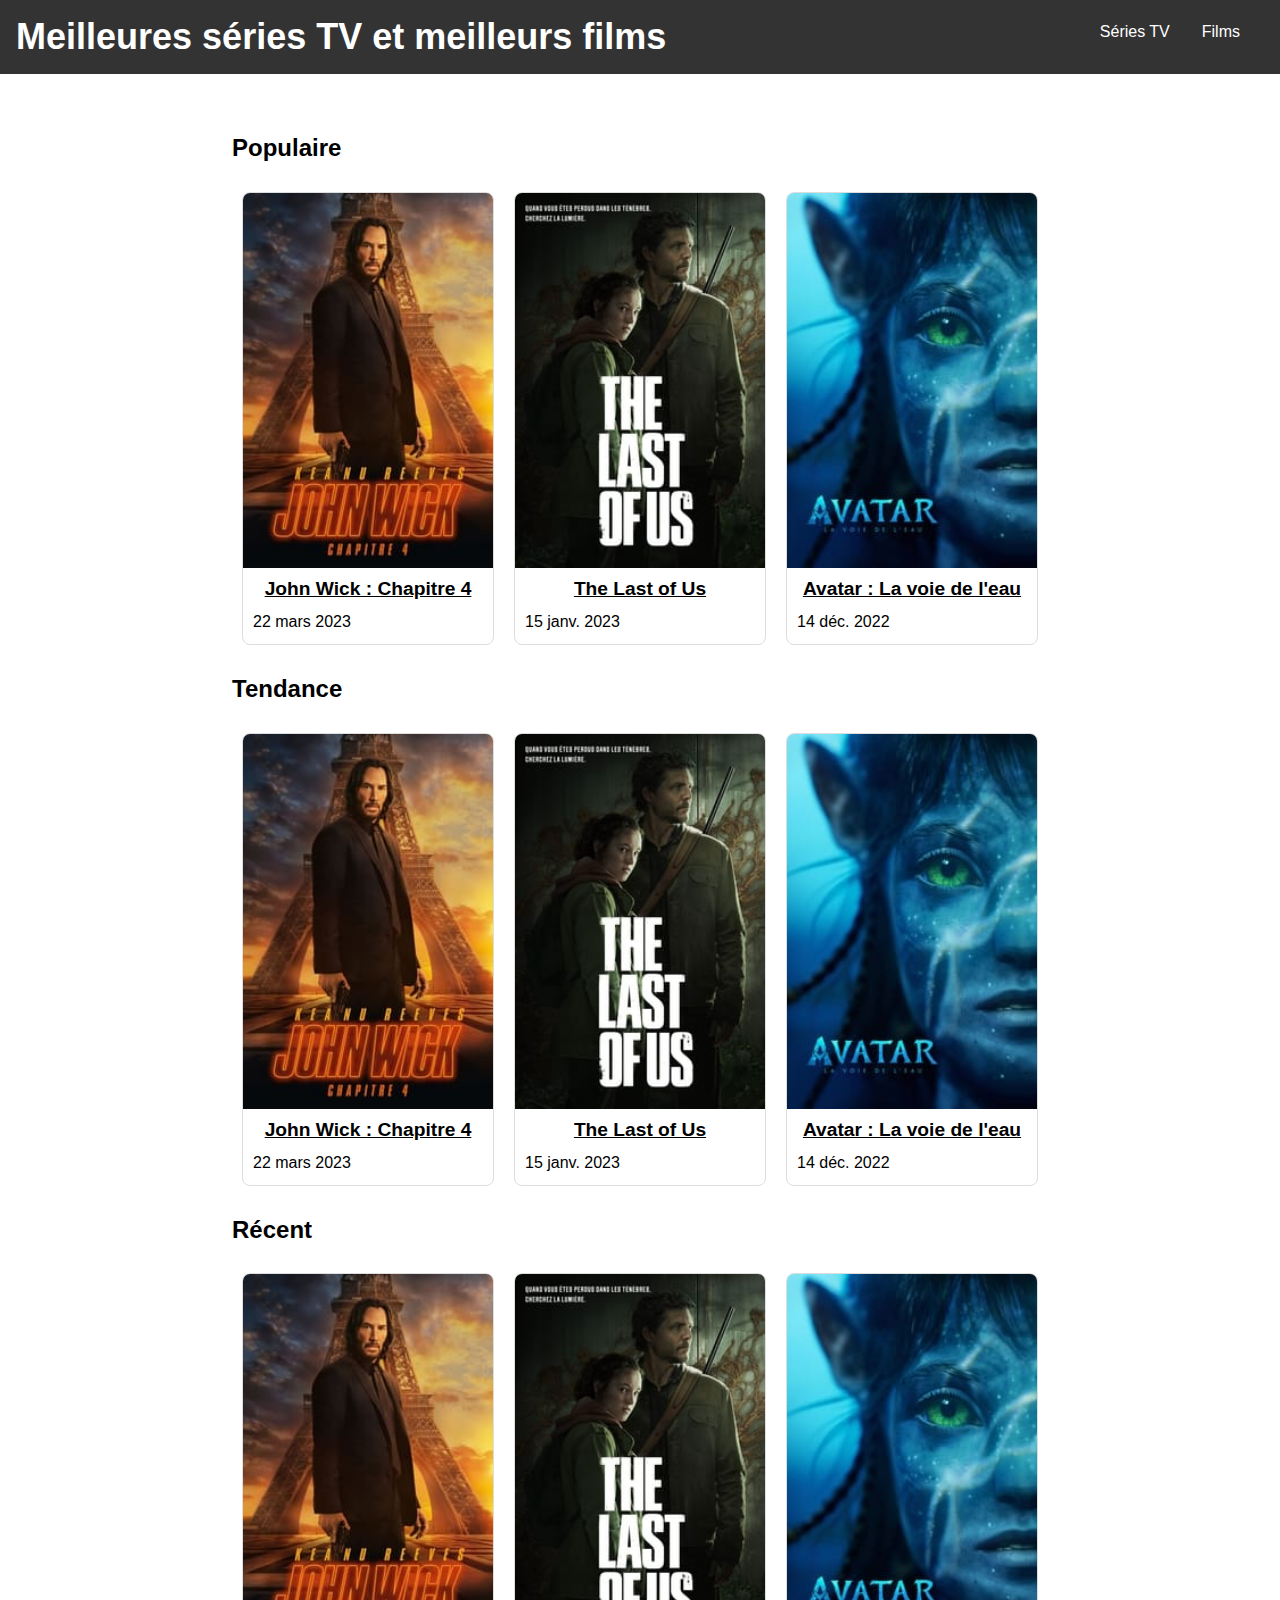
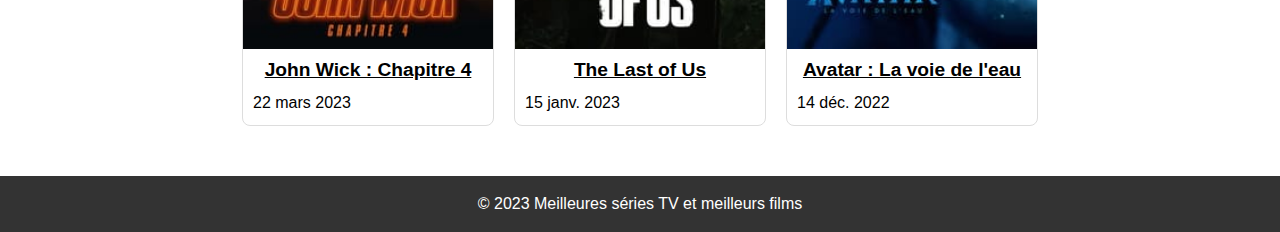
<file: index.html>
<!DOCTYPE html>
<html lang="fr">
<head>
    <meta charset="UTF-8">
    <title>Meilleures séries TV et meilleurs films</title>
    <meta content="width=device-width, initial-scale=1.0" name="viewport">
    <link href="assets/css/style.css" rel="stylesheet" type="text/css">
</head>
<body>
<header>
    <h1>Meilleures séries TV et meilleurs films</h1>
    <nav>
        <ul>
            <li><a href="index.html">Séries TV</a></li>
            <li><a href="index.html">Films</a></li>
        </ul>
    </nav>
</header>
<main>
    <h2>Populaire</h2>
    <section class="movie-cards">
        <div class="movie-card">
            <img alt="Movie Poster" src="./assets/img/poster-john-wick.jpg">
            <div class="movie-info">
                <h3 class="movie-title">
                    <a href="./assets/pages/johnwick.html">John Wick : Chapitre 4</a>
                </h3>
                <p class="movie-date">
                    22 mars 2023
                </p>
            </div>
        </div>
        <div class="movie-card">
            <img alt="Movie Poster" src="./assets/img/poster-tlou.jpg">
            <div class="movie-info">
                <h3 class="movie-title">
                    <a href="./assets/pages/tlou.html">The Last of Us</a>
                </h3>
                <p class="movie-date">
                    15 janv. 2023
                </p>
            </div>
        </div>
        <div class="movie-card">
            <img alt="Movie Poster" src="./assets/img/poster-avatar.jpg">
            <div class="movie-info">
                <h3 class="movie-title">
                    <a href="./assets/pages/avatar.html">Avatar : La voie de l'eau</a>
                </h3>
                <p class="movie-date">
                    14 déc. 2022
                </p>
            </div>
        </div>
    </section>
    <h2>Tendance</h2>
    <section class="movie-cards">
        <div class="movie-card">
            <img alt="Movie Poster" src="./assets/img/poster-john-wick.jpg">
            <div class="movie-info">
                <h3 class="movie-title">
                    <a href="./assets/pages/johnwick.html">John Wick : Chapitre 4</a>
                </h3>
                <p class="movie-date">
                    22 mars 2023
                </p>
            </div>
        </div>
        <div class="movie-card">
            <img alt="Movie Poster" src="./assets/img/poster-tlou.jpg">
            <div class="movie-info">
                <h3 class="movie-title">
                    <a href="./assets/pages/tlou.html">The Last of Us</a>
                </h3>
                <p class="movie-date">
                    15 janv. 2023
                </p>
            </div>
        </div>
        <div class="movie-card">
            <img alt="Movie Poster" src="./assets/img/poster-avatar.jpg">
            <div class="movie-info">
                <h3 class="movie-title">
                    <a href="./assets/pages/avatar.html">Avatar : La voie de l'eau</a>
                </h3>
                <p class="movie-date">
                    14 déc. 2022
                </p>
            </div>
        </div>
    </section>
    <h2>Récent</h2>
    <section class="movie-cards">
        <div class="movie-card">
            <img alt="Movie Poster" src="./assets/img/poster-john-wick.jpg">
            <div class="movie-info">
                <h3 class="movie-title">
                    <a href="./assets/pages/johnwick.html">John Wick : Chapitre 4</a>
                </h3>
                <p class="movie-date">
                    22 mars 2023
                </p>
            </div>
        </div>
        <div class="movie-card">
            <img alt="Movie Poster" src="./assets/img/poster-tlou.jpg">
            <div class="movie-info">
                <h3 class="movie-title">
                    <a href="./assets/pages/tlou.html">The Last of Us</a>
                </h3>
                <p class="movie-date">
                    15 janv. 2023
                </p>
            </div>
        </div>
        <div class="movie-card">
            <img alt="Movie Poster" src="./assets/img/poster-avatar.jpg">
            <div class="movie-info">
                <h3 class="movie-title">
                    <a href="./assets/pages/avatar.html">Avatar : La voie de l'eau</a>
                </h3>
                <p class="movie-date">
                    14 déc. 2022
                </p>
            </div>
        </div>
    </section>
</main>
<footer>
    <p>
        &copy; 2023 Meilleures séries TV et meilleurs films
    </p>
</footer>
</body>
</html>
</file>
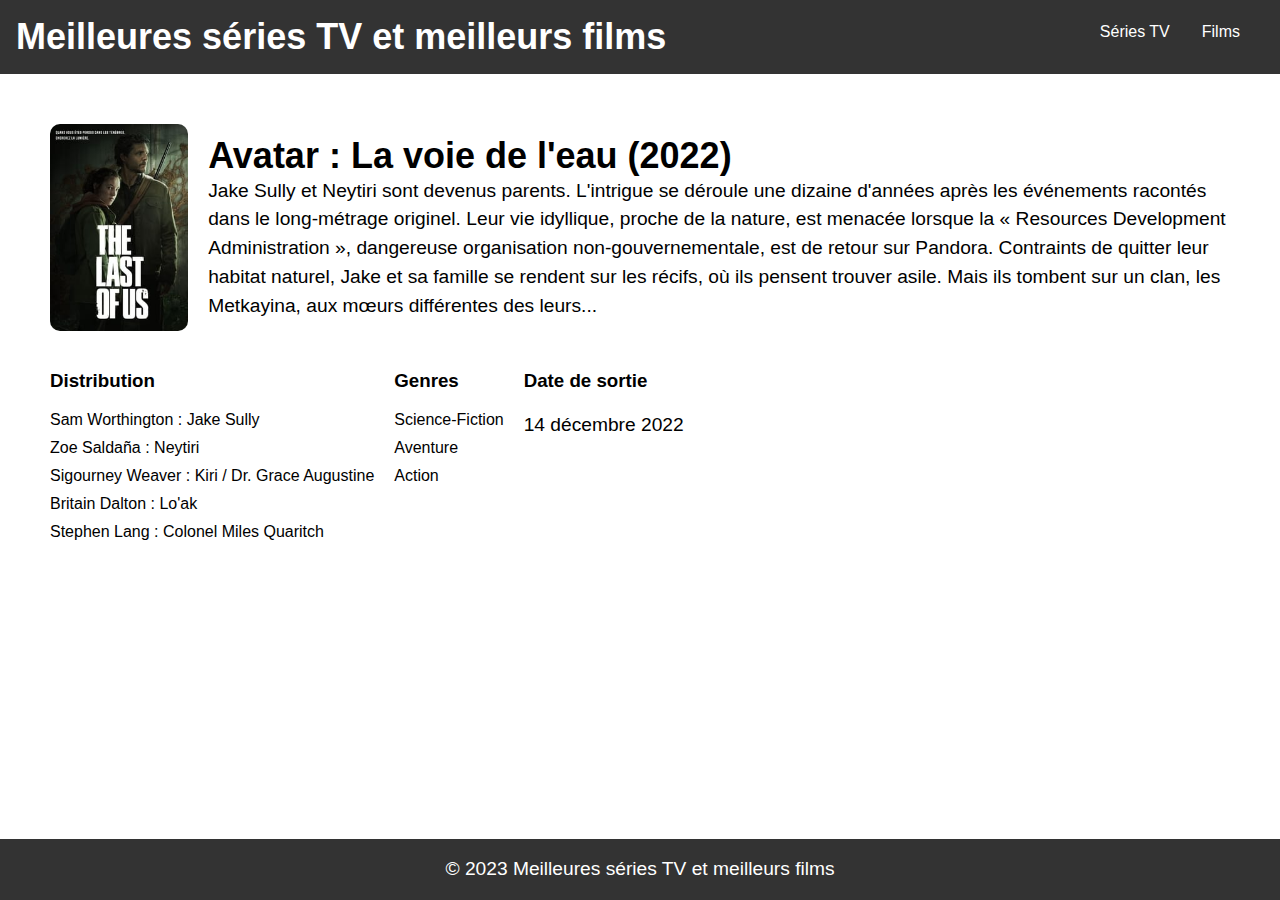
<file: assets/pages/avatar.html>
<!DOCTYPE html>
<html lang="en">
<head>
    <meta charset="UTF-8">
    <title>Avatar : La voie de l'eau (2022)</title>
    <link href="../css/style.css" rel="stylesheet">
    <link href="../css/movie.css" rel="stylesheet">
</head>
<body>
<header>
    <h1>Meilleures séries TV et meilleurs films</h1>
    <nav>
        <ul>
            <li><a href="../../index.html">Séries TV</a></li>
            <li><a href="../../index.html">Films</a></li>
        </ul>
    </nav>
</header>
<main>
    <div class="container">
        <div class="column">
            <img alt="Movie Poster" src="../img/poster-tlou.jpg">
        </div>
        <div class="column">
            <h1>Avatar : La voie de l'eau (2022)</h1>
            <p>
                Jake Sully et Neytiri sont devenus parents. L'intrigue se déroule une dizaine d'années après les
                événements racontés dans le long-métrage originel. Leur vie idyllique, proche de la nature, est menacée
                lorsque la « Resources Development Administration », dangereuse organisation non-gouvernementale, est de
                retour sur Pandora. Contraints de quitter leur habitat naturel, Jake et sa famille se rendent sur les
                récifs, où ils pensent trouver asile. Mais ils tombent sur un clan, les Metkayina, aux mœurs différentes
                des leurs...
            </p>
        </div>
    </div>
    <div class="container2">
        <div class="column">
            <h3>Distribution</h3>
            <ul>
                <li>Sam Worthington : Jake Sully</li>
                <li>Zoe Saldaña : Neytiri</li>
                <li>Sigourney Weaver : Kiri / Dr. Grace Augustine</li>
                <li>Britain Dalton : Lo'ak</li>
                <li>Stephen Lang : Colonel Miles Quaritch</li>
            </ul>
        </div>
        <div class="column">
            <h3>Genres</h3>
            <ul>
                <li>Science-Fiction</li>
                <li>Aventure</li>
                <li>Action</li>
            </ul>
        </div>
        <div class="column">
            <h3>Date de sortie</h3>
            <p>
                14 décembre 2022
            </p>
        </div>
    </div>
</main>
<footer>
    <p>
        &copy; 2023 Meilleures séries TV et meilleurs films
    </p>
</footer>
</body>
</html>
</file>
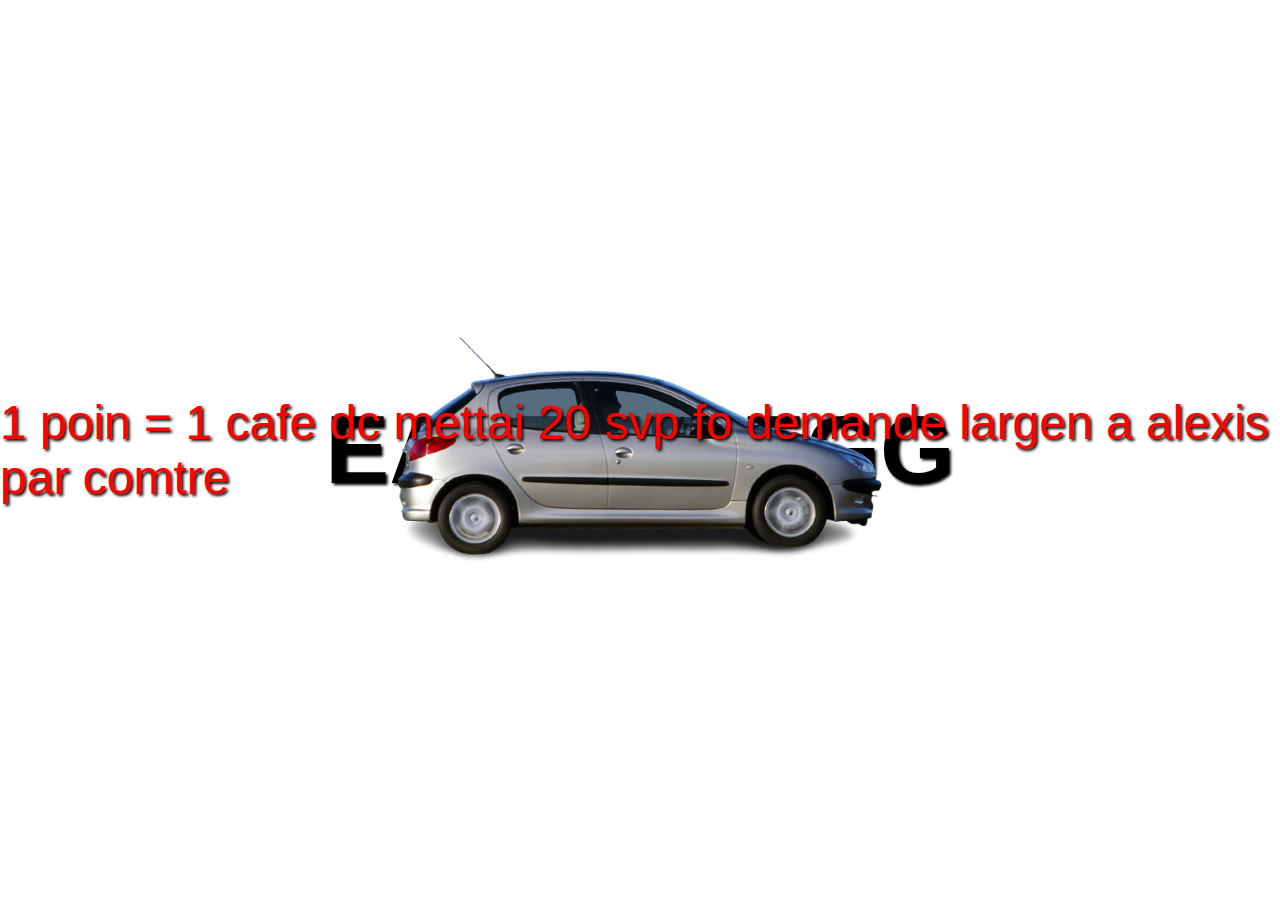
<file: assets/pages/easteregg.html>
<!DOCTYPE html>
<html lang="en">
<head>
    <meta charset="UTF-8">
    <title>Easter Egg</title>
    <link href="../css/easteregg.css" rel="stylesheet" type="text/css">
</head>
<body>
<div class="container">
    <img class="image" id="image1" src="../img/1.png" alt="image 1">
    <img class="image" id="image2" src="../img/2.png" alt="image 2">
    <img class="image" id="image3" src="../img/3.png" alt="image 3">
    <h1 id="rainbow">EASTER EGG</h1>
    <img id="gova" src="../img/gova.png" alt="gova">
    <p>
        1 poin = 1 cafe dc mettai 20 svp fo demande largen a alexis par comtre
    </p>
</div>
</body>
</html>
</file>
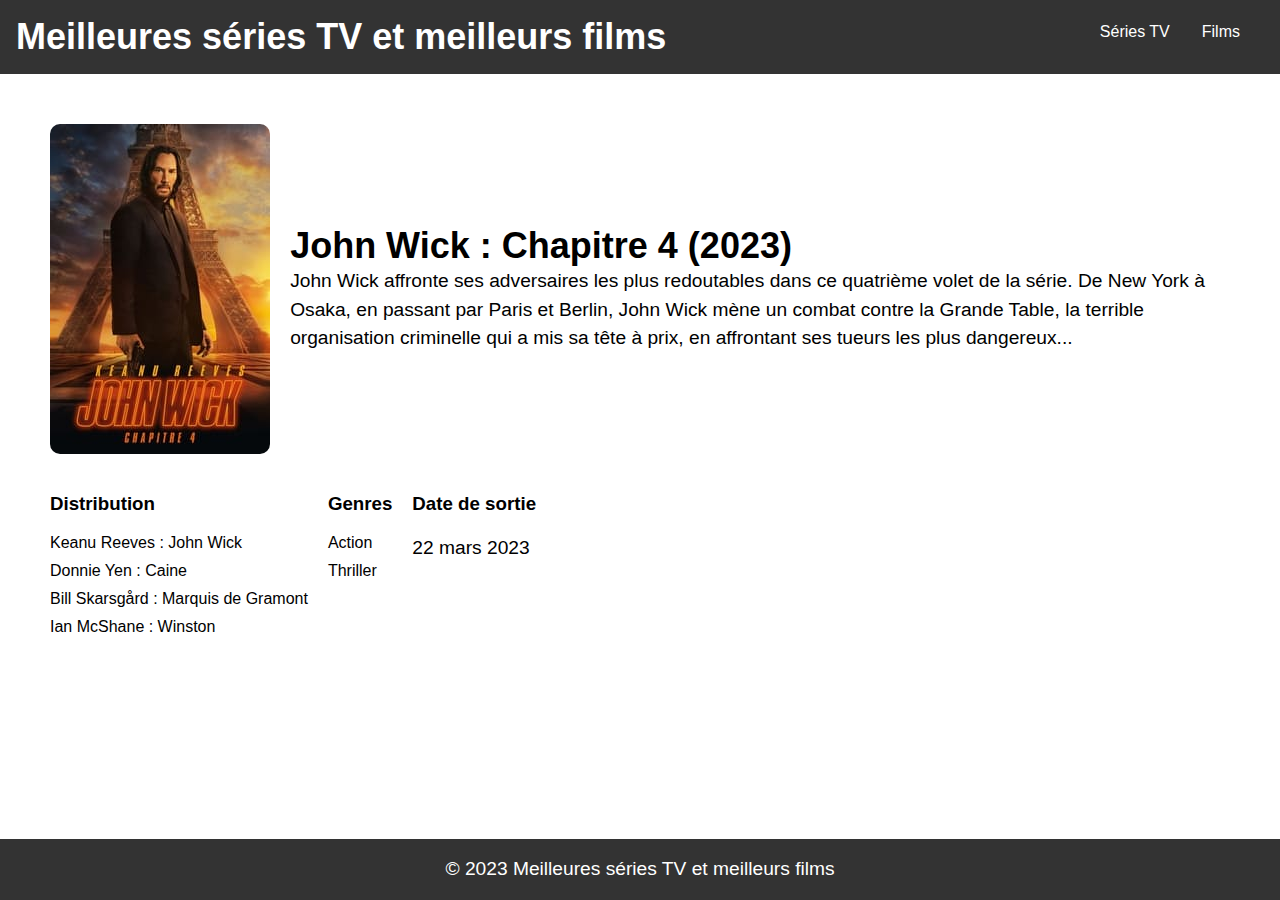
<file: assets/pages/johnwick.html>
<!DOCTYPE html>
<html lang="en">
<head>
    <meta charset="UTF-8">
    <title>John Wick : Chapitre 4 (2023)</title>
    <link href="../css/style.css" rel="stylesheet">
    <link href="../css/movie.css" rel="stylesheet">
</head>
<body>
<header>
    <h1>Meilleures séries TV et meilleurs films</h1>
    <nav>
        <ul>
            <li><a href="../../index.html">Séries TV</a></li>
            <li><a href="../../index.html">Films</a></li>
        </ul>
    </nav>
</header>
<main>
    <div class="container">
        <div class="column">
            <img alt="Movie Poster" src="../img/poster-john-wick.jpg">
        </div>
        <div class="column">
            <h1>John Wick : Chapitre 4 (2023)</h1>
            <p>
                John Wick affronte ses adversaires les plus redoutables dans ce quatrième volet de la série. De New York
                à Osaka, en passant par Paris et Berlin, John Wick mène un combat contre la Grande Table, la terrible
                organisation criminelle qui a mis sa tête à prix, en affrontant ses tueurs les plus dangereux...
            </p>
        </div>
    </div>
    <div class="container2">
        <div class="column">
            <h3>Distribution</h3>
            <ul>
                <li>Keanu Reeves : John Wick</li>
                <li>Donnie Yen : Caine</li>
                <li>Bill Skarsgård : Marquis de Gramont</li>
                <li>Ian McShane : Winston</li>
            </ul>
        </div>
        <div class="column">
            <h3>Genres</h3>
            <ul>
                <li>Action</li>
                <li>Thriller</li>
            </ul>
        </div>
        <div class="column">
            <h3>Date de sortie</h3>
            <p>
                22 mars 2023
            </p>
        </div>
    </div>
</main>
<footer>
    <p>
        &copy; 2023 Meilleures séries TV et meilleurs films
    </p>
</footer>
</body>
</html>
</file>
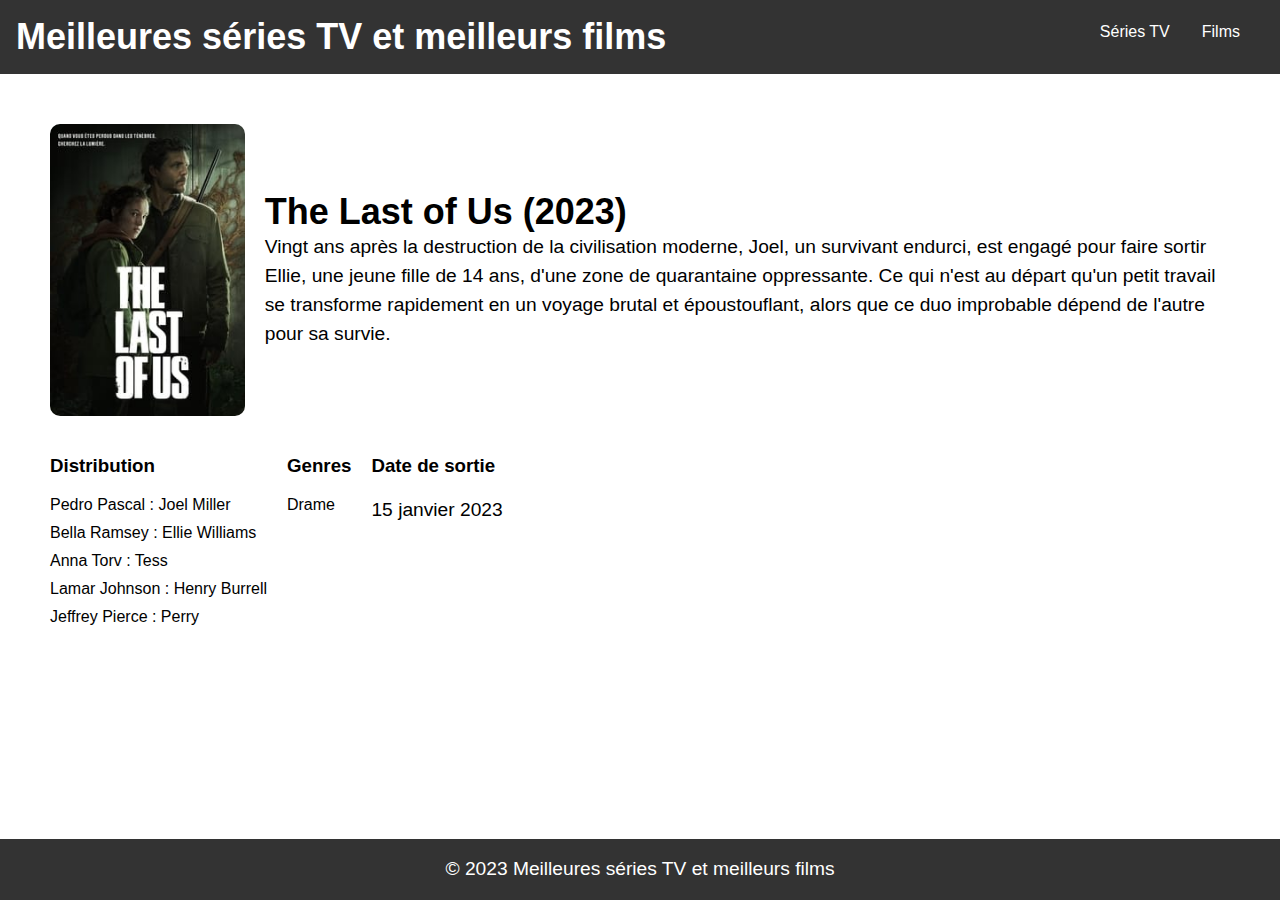
<file: assets/pages/tlou.html>
<!DOCTYPE html>
<html lang="en">
<head>
    <meta charset="UTF-8">
    <title>The Last of Us (2023)</title>
    <link href="../css/style.css" rel="stylesheet">
    <link href="../css/movie.css" rel="stylesheet">
</head>
<body>
<header>
    <h1>Meilleures séries TV et meilleurs films</h1>
    <nav>
        <ul>
            <li><a href="../../index.html">Séries TV</a></li>
            <li><a href="easteregg.html">Films</a></li>
        </ul>
    </nav>
</header>
<main>
    <div class="container">
        <div class="column">
            <img alt="Movie Poster" src="../img/poster-tlou.jpg">
        </div>
        <div class="column">
            <h1>The Last of Us (2023)</h1>
            <p>
                Vingt ans après la destruction de la civilisation moderne, Joel, un survivant endurci, est engagé pour
                faire sortir Ellie, une jeune fille de 14 ans, d'une zone de quarantaine oppressante. Ce qui n'est au
                départ qu'un petit travail se transforme rapidement en un voyage brutal et époustouflant, alors que ce
                duo improbable dépend de l'autre pour sa survie.
            </p>
        </div>
    </div>
    <div class="container2">
        <div class="column">
            <h3>Distribution</h3>
            <ul>
                <li>Pedro Pascal : Joel Miller</li>
                <li>Bella Ramsey : Ellie Williams</li>
                <li>Anna Torv : Tess</li>
                <li>Lamar Johnson : Henry Burrell</li>
                <li>Jeffrey Pierce : Perry</li>
            </ul>
        </div>
        <div class="column">
            <h3>Genres</h3>
            <ul>
                <li>Drame</li>
            </ul>
        </div>
        <div class="column">
            <h3>Date de sortie</h3>
            <p>
                15 janvier 2023
            </p>
        </div>
    </div>
</main>
<footer>
    <p>
        &copy; 2023 Meilleures séries TV et meilleurs films
    </p>
</footer>
</body>
</html>
</file>
<file: assets/css/style.css>
body {
    background-repeat: no-repeat;
    background-size: cover;
    background-position: center;
    font-family: Arial, sans-serif;
    margin: 0;
    padding: 0;
    display: flex;
    flex-direction: column;
    min-height: 100vh;
}

header {
    display: flex;
    justify-content: space-between;
    align-items: center;
    background-color: #333;
    color: #fff;
    padding: 1rem;
}

nav ul {
    display: flex;
    list-style: none;
}

nav li {
    margin-right: 1rem;
}

nav a {
    color: #fff;
    text-decoration: none;
    padding: 0.5rem;
    border-radius: 0.25rem;
    transition: all 0.2s ease-in-out;
}

a {
    color: #000;
}

nav a:hover {
    background-color: #fff;
    color: #333;
}

h1 {
    margin: 0;
    font-size: 36px;
    font-weight: bold;
}

main {
    max-width: 1200px;
    margin: 0 auto;
    padding: 40px 20px;
}

.movie-cards {
    display: flex;
    flex-wrap: wrap;
    justify-content: center;
    gap: 20px;
}

.movie-card {
    width: 250px;
    border: 1px solid #ddd;
    border-radius: 8px;
    overflow: hidden;
}

.movie-card img {
    display: block;
    width: 100%;
    height: auto;
    object-fit: cover;
}

.movie-info {
    padding: 10px;
}

.movie-title {
    margin: 0;
    font-size: 1.2em;
    font-weight: bold;
    text-align: center;
}

.movie-date {
    margin: 10px 0 0;
    font-size: 1em;
    text-align: justify;
}
section {
    padding: 10px;
}

h2 {
    font-size: 24px;
    font-weight: bold;
}

p {
    margin: 0;
    font-size: 16px;
    line-height: 1.5;
}

footer {
    background-color: #333;
    color: #fff;
    text-align: center;
    padding: 1rem;
    margin-top: auto;
}


ul {
    list-style: none;
    margin: 0;
    padding: 0;
}

li {
    margin-bottom: 10px;
}
</file>
<file: assets/css/movie.css>
.container {
    display: flex;
    flex-direction: row;
    justify-content: center;
    align-items: center;
}

.container2 {
    display: flex;
    flex-direction: row;
}



.column {
    padding: 10px;
}


p {
    font-size: 1.2em;
}

img {
    width: 600px;
    border-radius: 10px;
    display: block;
    max-width: 100%;
    height: auto;
}
</file>
<file: assets/css/easteregg.css>
body {
    background-size: 400% 400%;
    animation: rainbow-bg 2.5s linear;
    animation-iteration-count: infinite;
    height: 100vh;
    margin: 0;
    font-family: "Comic Sans MS", cursive, sans-serif;
    overflow: hidden;
}

@keyframes rainbow-bg{
    100%,0%{
        background-color: rgb(255,0,0);
    }
    8%{
        background-color: rgb(255,127,0);
    }
    16%{
        background-color: rgb(255,255,0);
    }
    25%{
        background-color: rgb(127,255,0);
    }
    33%{
        background-color: rgb(0,255,0);
    }
    41%{
        background-color: rgb(0,255,127);
    }
    50%{
        background-color: rgb(0,255,255);
    }
    58%{
        background-color: rgb(0,127,255);
    }
    66%{
        background-color: rgb(0,0,255);
    }
    75%{
        background-color: rgb(127,0,255);
    }
    83%{
        background-color: rgb(255,0,255);
    }
    91%{
        background-color: rgb(255,0,127);
    }
}

p {
    text-shadow: 2px 2px 3px #000000;
    font-size: 3em;
    color: red;
    position: absolute;

    animation-name: upDown;
    animation-duration: 2s;
    animation-timing-function: ease-in-out;
    animation-iteration-count: infinite;
}

@keyframes upDown {
    0% {
        transform: translateY(0%);
    }
    25% {
        transform: translateY(-500%);
    }
    50% {
        transform: translateY(0%);
    }
    75% {
        transform: translateY(500%);
    }
}

.container {
    position: absolute;
    width: 100vw;
    height: 100vh;
    margin: auto;
    display: flex;
    justify-content: center;
    align-items: center;
}

.image {
    position: absolute;
    width: 100px;
    height: 100px;
    border-radius: 50%;
    animation-name: circle;
    animation-duration: 6s;
    opacity: 0;
    animation-timing-function: linear;
    animation-iteration-count: infinite;
}

#image1 {
    animation-delay: 0s;

}

#image2 {
    animation-delay: 2s;

}

#image3 {
    animation-delay: 4s;

}

@keyframes circle {
    0% {
        opacity: 1;
        transform: rotate(0deg) translate(375px) rotate(0deg);
    }
    25% {
        opacity: 1;
        transform: rotate(90deg) translate(375px) rotate(360deg);
    }
    50% {
        opacity: 1;
        transform: rotate(180deg) translate(375px) rotate(720deg);
    }
    75% {
        opacity: 1;
        transform: rotate(270deg) translate(375px) rotate(1080deg);
    }
    100% {
        opacity: 1;
        transform: rotate(360deg) translate(375px) rotate(1440deg);
    }
}

#rainbow {
    text-shadow: 2px 2px 3px #000000;
    font-size: 6em;
    animation: rainbow 0.5s linear;
    animation-iteration-count: infinite;
}

@keyframes rainbow {
    100%, 0% {
        color: rgb(255, 0, 0);
    }
    8% {
        color: rgb(255, 127, 0);
    }
    16% {
        color: rgb(255, 255, 0);
    }
    25% {
        color: rgb(127, 255, 0);
    }
    33% {
        color: rgb(0, 255, 0);
    }
    41% {
        color: rgb(0, 255, 127);
    }
    50% {
        color: rgb(0, 255, 255);
    }
    58% {
        color: rgb(0, 127, 255);
    }
    66% {
        color: rgb(0, 0, 255);
    }
    75% {
        color: rgb(127, 0, 255);
    }
    83% {
        color: rgb(255, 0, 255);
    }
    91% {
        color: rgb(255, 0, 127);
    }
}

#gova {
    position: absolute;
    animation: moving 4s ease-in-out infinite;
}

@keyframes moving {
    0% {
        left: -50%;
        transform: scaleX(1) translate(-50%, -50%);
    }
    50% {
        left: 150%;
        transform: scaleX(1) translate(-50%, -50%);
    }
    50.01% {
        left: 150%;
        transform: scaleX(-1) translate(-50%, -50%);
    }
    100% {
        left: -50%;
        transform: scaleX(-1) translate(-50%, -50%);
    }
}
</file>
